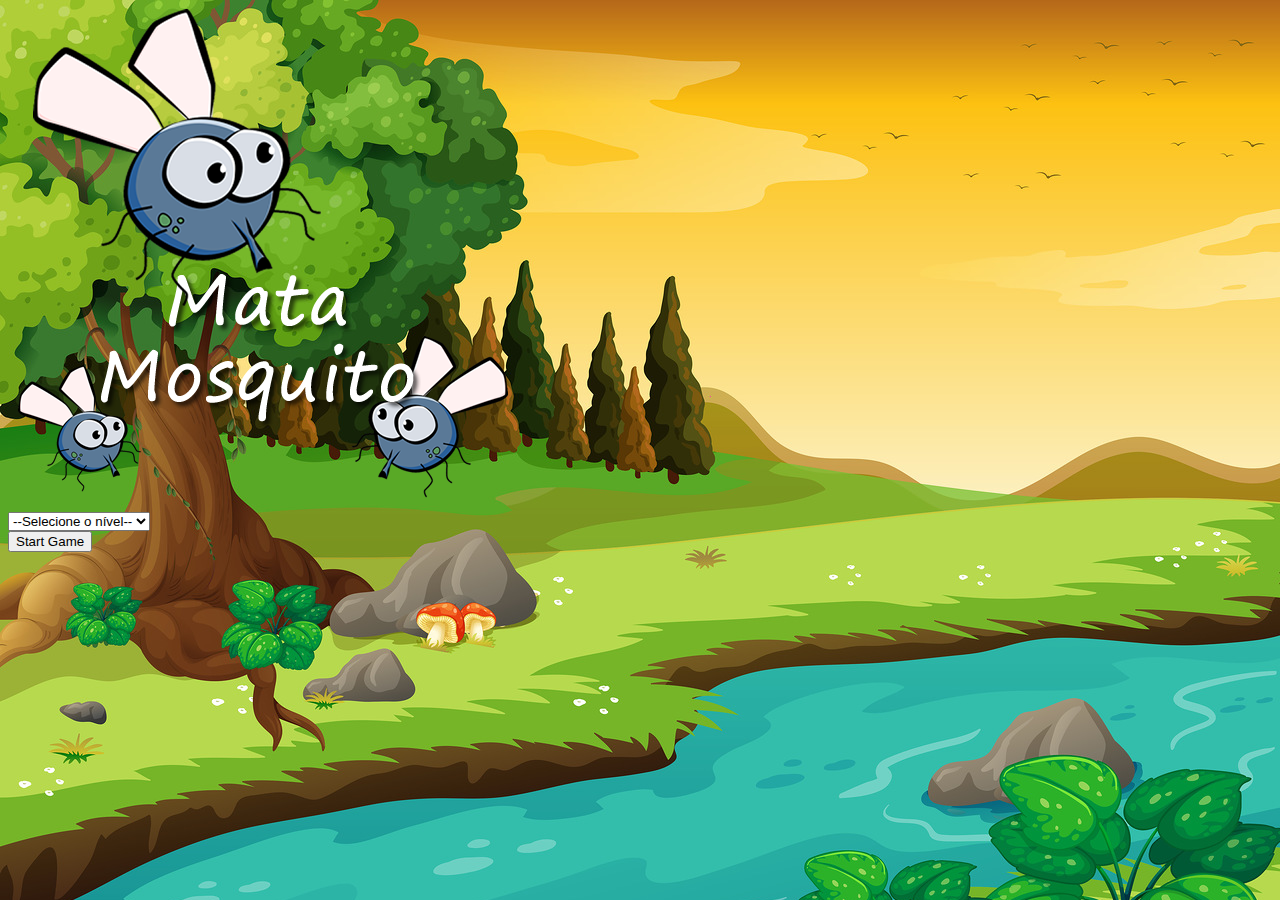
<file: index.html>
<!DOCTYPE html>
<html lang="pt-br">
<head>
    <meta charset="UTF-8">
    <meta http-equiv="X-UA-Compatible" content="IE=edge">
    <meta name="viewport" content="width=device-width, initial-scale=1.0">
    <title>INÍCIO</title>
    <!-- CSS -->
    <link rel="stylesheet" href="estilo.css">
     <!--FAVICON-->
    <link rel="shortcut icon" href="imagens/favicon.ico" type="image/x-icon">
    <!--BOOTSTRAP-->
    <link href="https://cdn.jsdelivr.net/npm/bootstrap@5.2.2/dist/css/bootstrap.min.css" rel="stylesheet" integrity="sha384-Zenh87qX5JnK2Jl0vWa8Ck2rdkQ2Bzep5IDxbcnCeuOxjzrPF/et3URy9Bv1WTRi" crossorigin="anonymous">
    <!--Js-->
    <script>
        function iniciarJogo(){
           var nivel = document.getElementById('nivel').value

           if(nivel === ''){
            alert('Selecione um nível para iniciar o jogo')
            return false
           }

           window.location.href = "app.html?" + nivel
        }
    </script>
</head>
<body>
    <div class="container">
        <div class="row">
            <div class="col">
                <div class="d-flex justify-content-center">
                    <img src="imagens/game.png" alt="game-mosquito">
                </div>  
            </div>
        </div>
        <div class="row">
            <div class="col">
                <div class="d-flex justify-content-center">
                    <div class="mb-2">
                        <select class="form-control" name="nivel" id="nivel">
                            <option value="#">--Selecione o nível--</option>
                            <option value="normal">Normal</option>
                            <option value="dificil">Difícil</option>
                            <option value="chucknorris">Chuck Norris</option>
                        </select>
                    </div>                
                </div>  
            </div>
        </div>
        <div class="row">
            <div class="col">
                <div class="d-flex justify-content-center">
                    <button type="button" class="btn btn-warning btn-lg" onclick="iniciarJogo()">
                       Start Game 
                    </button>
                </div>  
            </div>
        </div>
    </div>
</body>
</html>
</file>
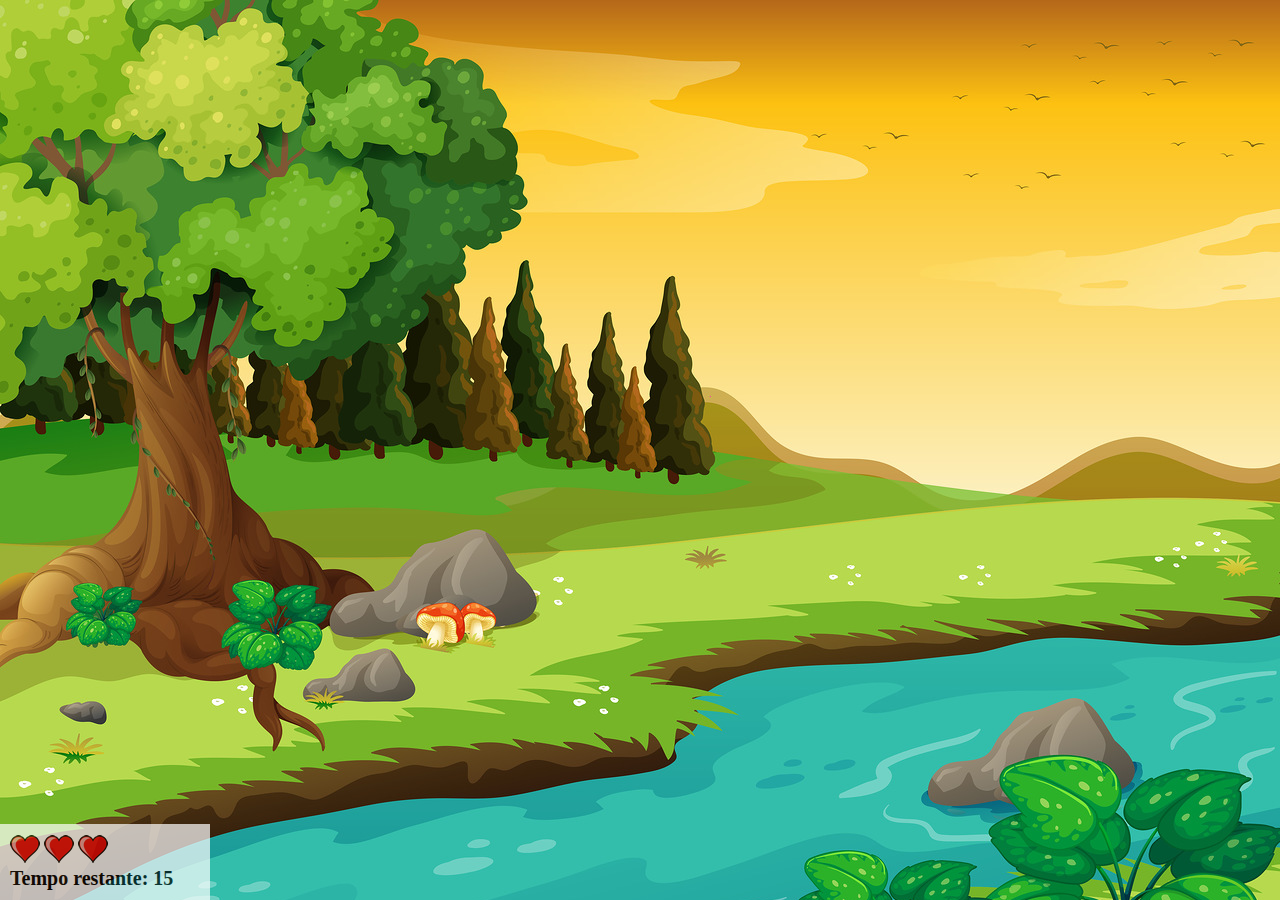
<file: app.html>
<!DOCTYPE html>
<html lang="pt-br">
<head>
    <meta charset="UTF-8">
    <meta http-equiv="X-UA-Compatible" content="IE=edge">
    <meta name="viewport" content="width=device-width, initial-scale=1.0">
    <title>Game Mata Mosquito</title>
    <link rel="stylesheet" href="estilo.css">
     <!--FAVICON-->
    <link rel="shortcut icon" href="imagens/favicon.ico" type="image/x-icon">
    <script src="jogo.js"></script>
</head>
<body onresize="ajustaTamanhoPalcoJogo()">
    <div class="painel">
        <div class="vidas">
            <img id="v1" src="imagens/coracao_cheio.png" alt="coracao_vazio">
            <img id="v2" src="imagens/coracao_cheio.png" alt="coracao_cheio">
            <img id="v3" src="imagens/coracao_cheio.png" alt="coracao_cheio">
        </div>
        <div class="cronometro">Tempo restante: <span id="cronometro"></span></div>
    </div>
    <script>
        document.getElementById('cronometro').innerHTML = tempo
        var criaMosquito = setInterval(function(){
        posicaoRandomica()
       }, criaMosquitoTempo )
    </script>
</body>
</html>
</file>
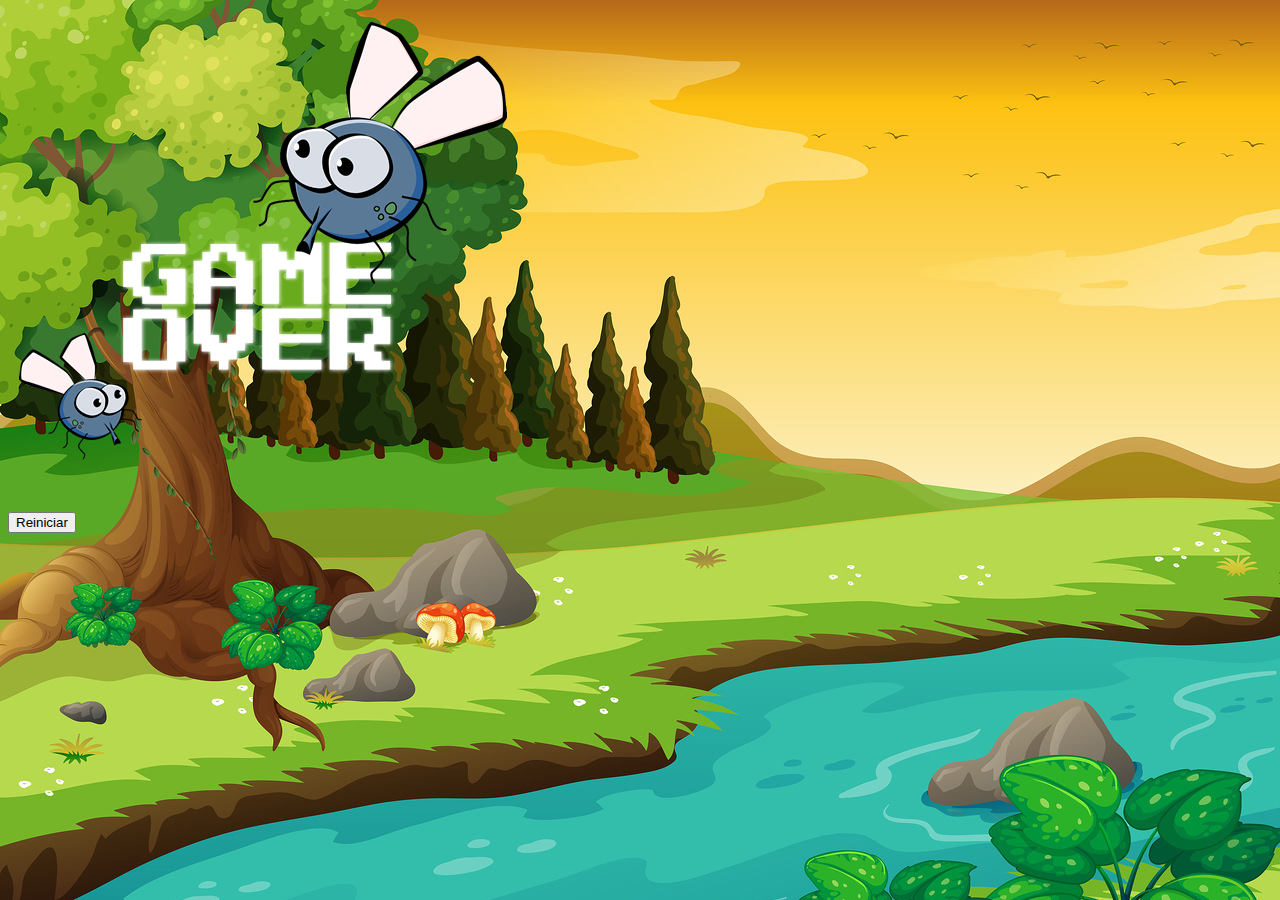
<file: fim_de_jogo.html>
<!DOCTYPE html>
<html lang="pt-br">
<head>
    <meta charset="UTF-8">
    <meta http-equiv="X-UA-Compatible" content="IE=edge">
    <meta name="viewport" content="width=device-width, initial-scale=1.0">
    <title>GAME OVER</title>
    <!-- CSS -->
    <link rel="stylesheet" href="estilo.css">
     <!--FAVICON-->
    <link rel="shortcut icon" href="imagens/favicon.ico" type="image/x-icon">
    <!--BOOTSTRAP-->
    <link href="https://cdn.jsdelivr.net/npm/bootstrap@5.2.2/dist/css/bootstrap.min.css" rel="stylesheet" integrity="sha384-Zenh87qX5JnK2Jl0vWa8Ck2rdkQ2Bzep5IDxbcnCeuOxjzrPF/et3URy9Bv1WTRi" crossorigin="anonymous">

</head>
<body>
    <div class="container">
        <div class="row">
            <div class="col">
                <div class="d-flex justify-content-center">
                    <img src="imagens/game_over.png" alt="game-over">
                </div>  
            </div>
        </div>
        <div class="row">
            <div class="col">
                <div class="d-flex justify-content-center">
                    <button type="button" class="btn btn-warning btn-lg" onclick="window.location.href = 'index.html'">
                        Reiniciar 
                    </button>
                </div>  
            </div>
        </div>
    </div>
</body>
</html>
</file>
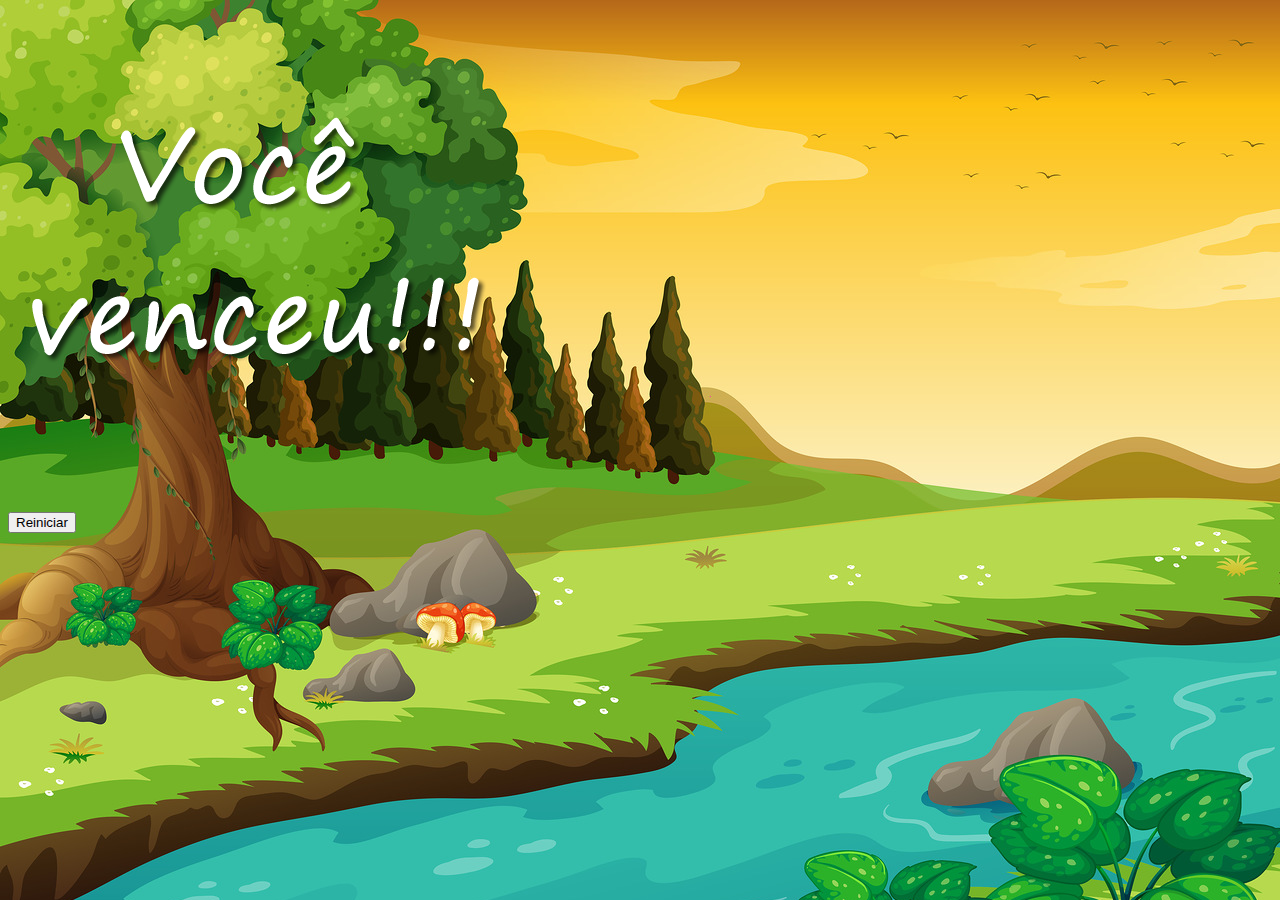
<file: vitoria.html>
<!DOCTYPE html>
<html lang="pt-br">
<head>
    <meta charset="UTF-8">
    <meta http-equiv="X-UA-Compatible" content="IE=edge">
    <meta name="viewport" content="width=device-width, initial-scale=1.0">
    <title>VOCÊ VENCEU!</title>
    <!-- CSS -->
    <link rel="stylesheet" href="estilo.css">
    <!--FAVICON-->
    <link rel="shortcut icon" href="imagens/favicon.ico" type="image/x-icon">
    <!--BOOTSTRAP-->
    <link href="https://cdn.jsdelivr.net/npm/bootstrap@5.2.2/dist/css/bootstrap.min.css" rel="stylesheet" integrity="sha384-Zenh87qX5JnK2Jl0vWa8Ck2rdkQ2Bzep5IDxbcnCeuOxjzrPF/et3URy9Bv1WTRi" crossorigin="anonymous">

</head>
<body>
    <div class="container">
        <div class="row">
            <div class="col">
                <div class="d-flex justify-content-center">
                    <img src="imagens/vitoria.png" alt="voce-venceu">
                </div>  
            </div>
        </div>
        <div class="row">
            <div class="col">
                <div class="d-flex justify-content-center">
                    <button type="button" class="btn btn-warning btn-lg" onclick="window.location.href = 'index.html'">
                        Reiniciar 
                    </button>
                </div>  
            </div>
        </div>
    </div>
</body>
</html>
</file>
<file: estilo.css>
body{
    background-image: url(imagens/bg.jpg);
    background-repeat: no-repeat;
    background-size: cover;
}
html{
    cursor: url(imagens/mata_mosca.png) 30 30, auto;
}
.mosquito1{
    width: 50px;
    height: 50px;
}
.mosquito2{
    width: 70px;
    height: 70px;
}
.mosquito3{
    width: 90px;
    height: 90px;
}

/*LADO DO MOSQUITO*/
.ladoA{
    transform: scaleX(1);
}
.ladoB{
    transform: scaleX(-1);
}

/* PAINEL */

.painel{
    position: absolute;
    width: 190px;
    padding: 10px;
    left: 0px;
    bottom: 0px;
    border-top: solid 1px #fff;
    background-color: #fff;
    opacity: 0.7;
}
.vidas{
    float: left;
}
.cronometro{
    float: left;
    font-size: 20px;
    font-weight: bold;
}
</file>
